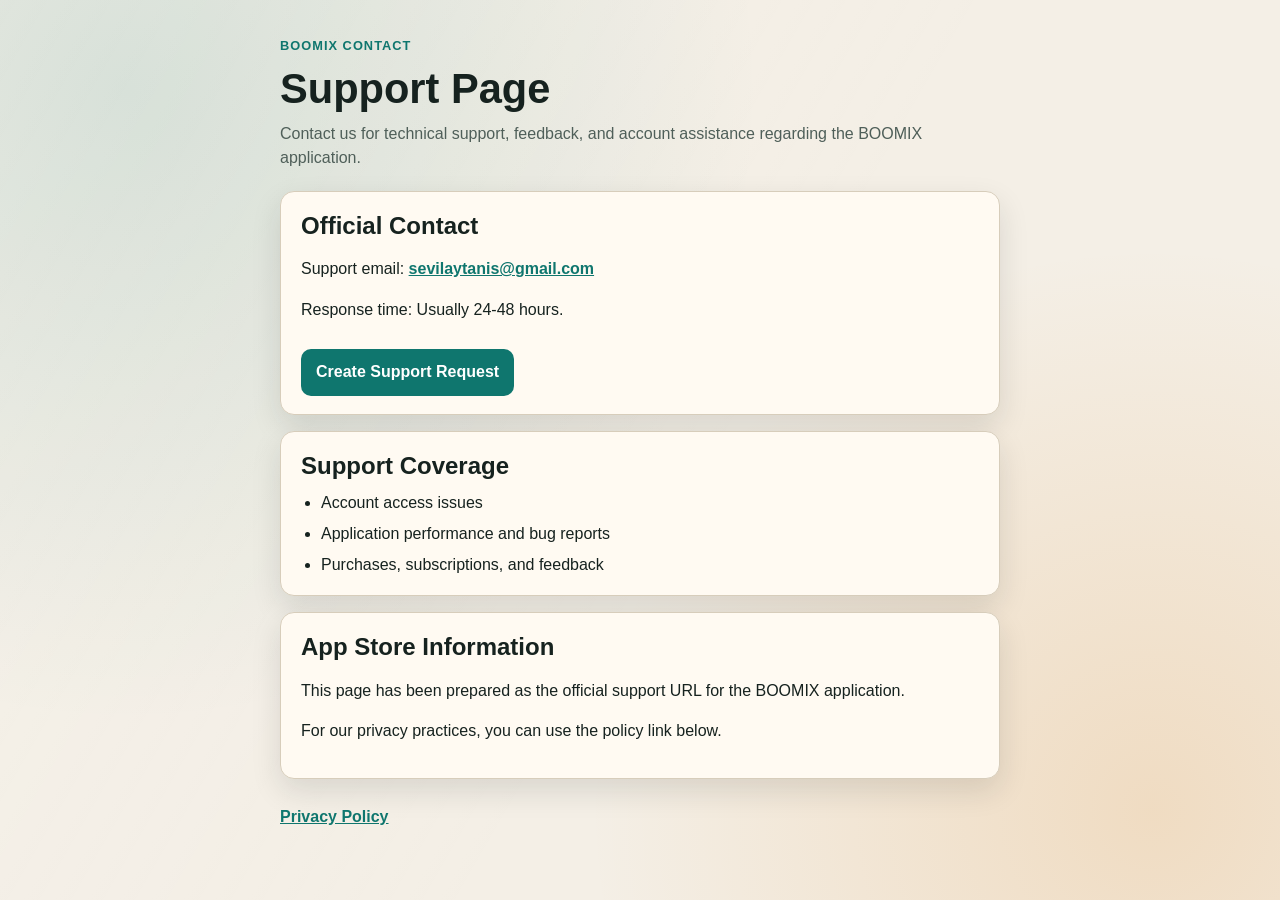
<file: index.html>
<!DOCTYPE html>
<html lang="en">
<head>
  <meta charset="UTF-8">
  <meta name="viewport" content="width=device-width, initial-scale=1.0">
  <title>Support | BOOMIX</title>
  <meta name="description" content="Official support and contact page for the BOOMIX application.">
  <link rel="stylesheet" href="styles.css">
</head>
<body>
  <div class="bg-glow"></div>
  <main class="container">
    <header class="hero">
      <p class="eyebrow">BOOMIX Contact</p>
      <h1>Support Page</h1>
      <p class="lead">
        Contact us for technical support, feedback, and account assistance regarding the BOOMIX application.
      </p>
    </header>

    <section class="card">
      <h2>Official Contact</h2>
      <p>Support email: <a href="mailto:sevilaytanis@gmail.com">sevilaytanis@gmail.com</a></p>
      <p>Response time: Usually 24-48 hours.</p>
      <a class="btn" href="mailto:sevilaytanis@gmail.com?subject=BOOMIX%20Support%20Request">Create Support Request</a>
    </section>

    <section class="card">
      <h2>Support Coverage</h2>
      <ul>
        <li>Account access issues</li>
        <li>Application performance and bug reports</li>
        <li>Purchases, subscriptions, and feedback</li>
      </ul>
    </section>

    <section class="card">
      <h2>App Store Information</h2>
      <p>This page has been prepared as the official support URL for the BOOMIX application.</p>
      <p>For our privacy practices, you can use the policy link below.</p>
    </section>

    <footer class="footer">
      <a href="privacy.html">Privacy Policy</a>
    </footer>
  </main>
</body>
</html>
</file>
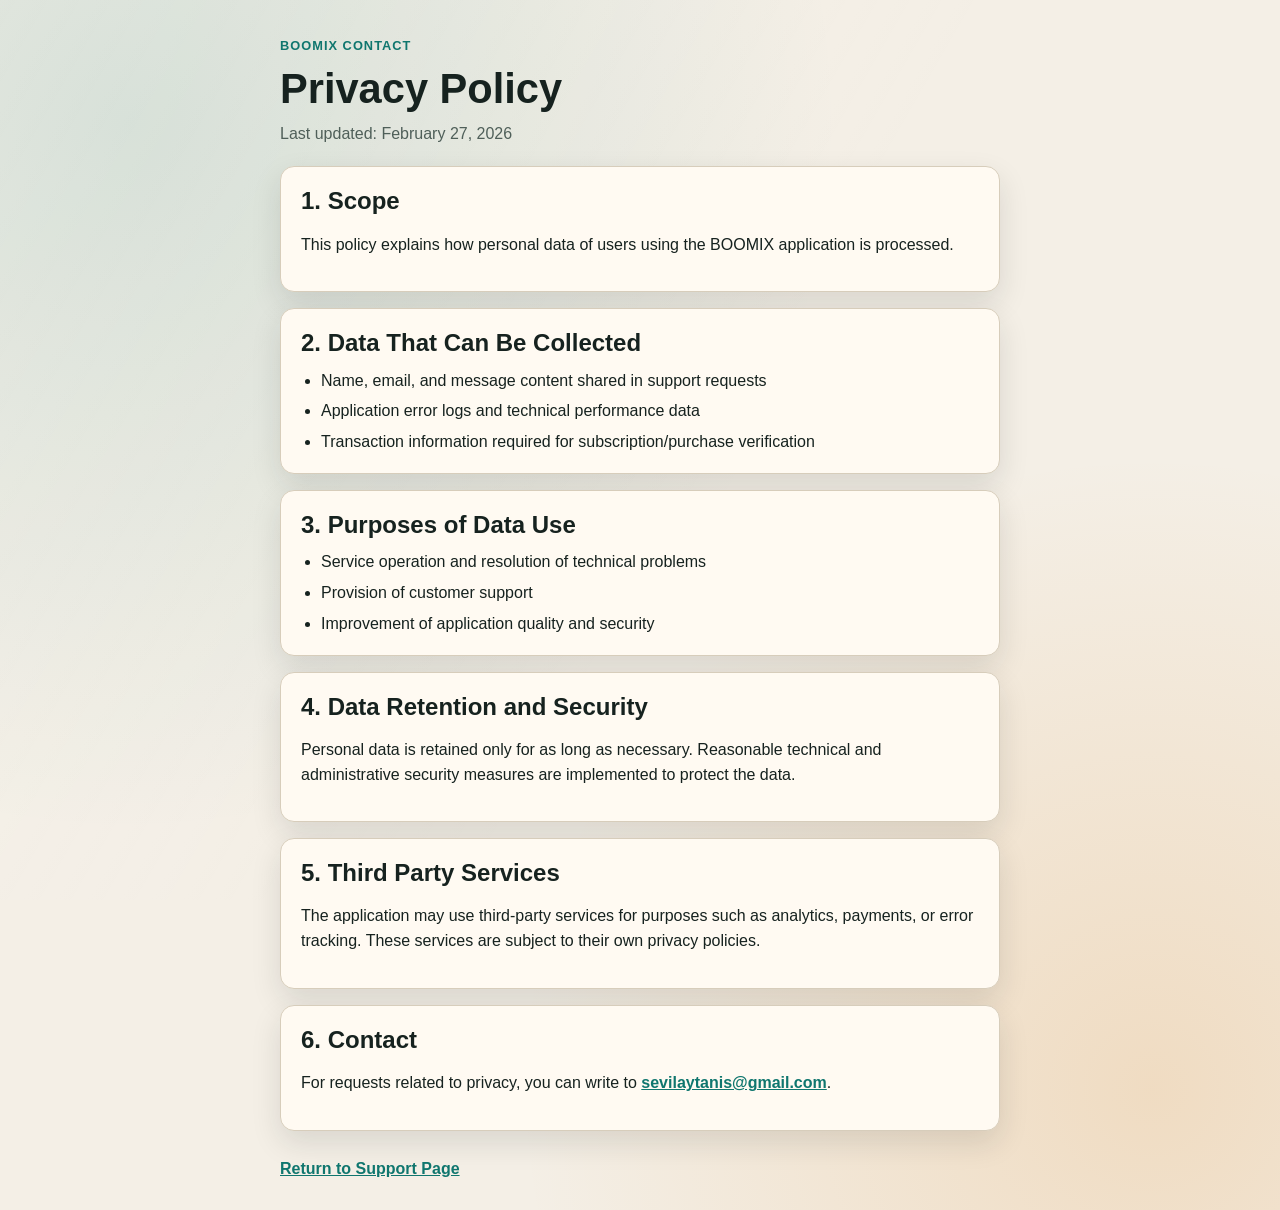
<file: privacy.html>
<!DOCTYPE html>
<html lang="en">
<head>
  <meta charset="UTF-8">
  <meta name="viewport" content="width=device-width, initial-scale=1.0">
  <title>Privacy Policy | BOOMIX</title>
  <meta name="description" content="BOOMIX application privacy policy.">
  <link rel="stylesheet" href="styles.css">
</head>
<body>
  <div class="bg-glow"></div>
  <main class="container">
    <header class="hero">
      <p class="eyebrow">BOOMIX Contact</p>
      <h1>Privacy Policy</h1>
      <p class="lead">Last updated: February 27, 2026</p>
    </header>

    <section class="card">
      <h2>1. Scope</h2>
      <p>This policy explains how personal data of users using the BOOMIX application is processed.</p>
    </section>

    <section class="card">
      <h2>2. Data That Can Be Collected</h2>
      <ul>
        <li>Name, email, and message content shared in support requests</li>
        <li>Application error logs and technical performance data</li>
        <li>Transaction information required for subscription/purchase verification</li>
      </ul>
    </section>

    <section class="card">
      <h2>3. Purposes of Data Use</h2>
      <ul>
        <li>Service operation and resolution of technical problems</li>
        <li>Provision of customer support</li>
        <li>Improvement of application quality and security</li>
      </ul>
    </section>

    <section class="card">
      <h2>4. Data Retention and Security</h2>
      <p>Personal data is retained only for as long as necessary. Reasonable technical and administrative security measures are implemented to protect the data.</p>
    </section>

    <section class="card">
      <h2>5. Third Party Services</h2>
      <p>The application may use third-party services for purposes such as analytics, payments, or error tracking. These services are subject to their own privacy policies.</p>
    </section>

    <section class="card">
      <h2>6. Contact</h2>
      <p>For requests related to privacy, you can write to <a href="mailto:sevilaytanis@gmail.com">sevilaytanis@gmail.com</a>.</p>
    </section>

    <footer class="footer">
      <a href="index.html">Return to Support Page</a>
    </footer>
  </main>
</body>
</html>
</file>
<file: styles.css>
:root {
  --bg: #f4efe6;
  --surface: #fffaf2;
  --text: #16221f;
  --muted: #4f5f59;
  --accent: #0f766e;
  --accent-2: #d97706;
  --border: #d7cdbb;
  --shadow: 0 12px 30px rgba(22, 34, 31, 0.12);
}

* {
  box-sizing: border-box;
}

body {
  margin: 0;
  min-height: 100vh;
  font-family: "Avenir Next", "Segoe UI", sans-serif;
  line-height: 1.55;
  color: var(--text);
  background:
    radial-gradient(circle at 10% 10%, rgba(15, 118, 110, 0.14), transparent 45%),
    radial-gradient(circle at 90% 90%, rgba(217, 119, 6, 0.16), transparent 40%),
    var(--bg);
}

.bg-glow {
  position: fixed;
  inset: 0;
  pointer-events: none;
  background: linear-gradient(120deg, rgba(255, 255, 255, 0.12), transparent 55%);
}

.container {
  max-width: 760px;
  margin: 0 auto;
  padding: calc(36px + env(safe-area-inset-top)) 20px calc(28px + env(safe-area-inset-bottom));
}

.hero {
  margin-bottom: 20px;
  animation: fade-up .6s ease both;
}

.eyebrow {
  margin: 0 0 10px;
  font-size: .8rem;
  font-weight: 700;
  letter-spacing: .08em;
  text-transform: uppercase;
  color: var(--accent);
}

h1 {
  margin: 0 0 10px;
  font-size: clamp(2rem, 3.5vw, 2.6rem);
  line-height: 1.1;
}

.lead {
  margin: 0;
  color: var(--muted);
}

.card {
  margin-top: 16px;
  padding: 18px 20px;
  background: var(--surface);
  border: 1px solid var(--border);
  border-radius: 14px;
  box-shadow: var(--shadow);
  animation: fade-up .6s ease both;
}

.card h2 {
  margin-top: 0;
  margin-bottom: 10px;
  line-height: 1.3;
}

ul {
  margin: 0;
  padding-left: 20px;
}

li + li {
  margin-top: 6px;
}

a {
  color: var(--accent);
  font-weight: 600;
}

a:hover {
  color: var(--accent-2);
}

.footer {
  margin-top: 26px;
  animation: fade-up .8s ease both;
}

.btn {
  display: inline-block;
  margin-top: 10px;
  padding: 10px 14px;
  border-radius: 10px;
  border: 1px solid transparent;
  background: var(--accent);
  color: #fff;
  text-decoration: none;
  font-weight: 700;
}

.btn:hover {
  background: #0b5c56;
  color: #fff;
}

@keyframes fade-up {
  from {
    opacity: 0;
    transform: translateY(8px);
  }
  to {
    opacity: 1;
    transform: translateY(0);
  }
}

@media (max-width: 640px) {
  .container {
    padding-left: 16px;
    padding-right: 16px;
  }

  h1 {
    font-size: clamp(1.7rem, 7vw, 2rem);
  }

  .card {
    padding: 16px;
    border-radius: 12px;
  }

  .btn {
    width: 100%;
    text-align: center;
    padding: 12px 14px;
  }
}
</file>
